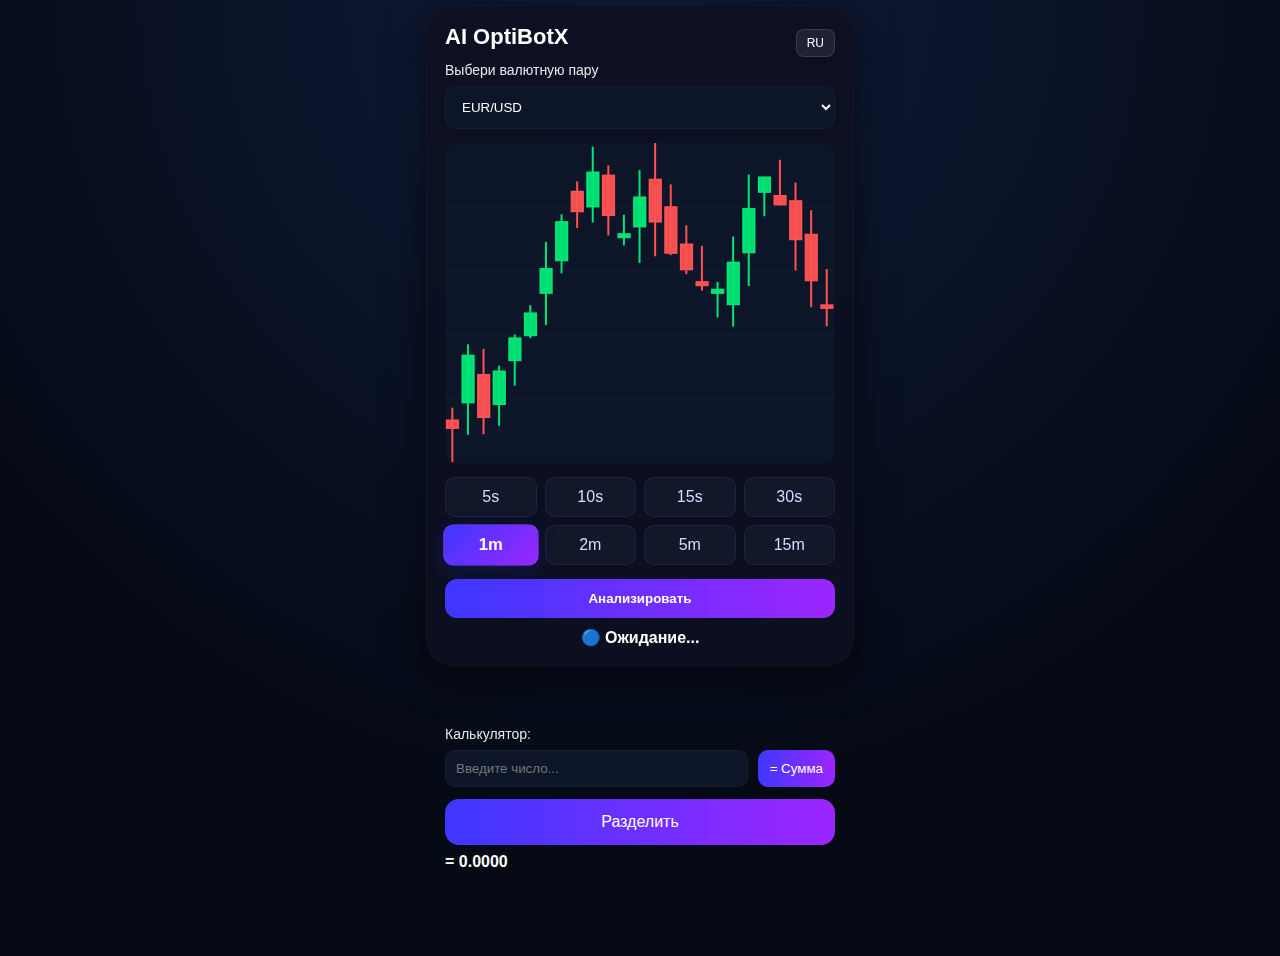
<file: index.html>
<!DOCTYPE html>
<html lang="ru">
<head>
  <meta charset="UTF-8" />
  <meta name="viewport" content="width=device-width, initial-scale=1.0" />
  <title>OptiBotX</title>
  <link rel="manifest" href="manifest.json">
  <link rel="stylesheet" href="style.css" />
</head>
<body>
<div id="app">
  <div class="card">
    <div class="top-bar">
      <h1>AI OptiBotX</h1>
      <button id="langSwitch">RU</button>
    </div>

    <label for="pairSelect">Выбери валютную пару</label>

    <select id="pairSelect">
      <option disabled>— Forex пары —</option>
      <option>EUR/USD</option>
      <option>GBP/USD</option>
      <option>USD/JPY</option>
      <option>USD/CHF</option>
      <option>USD/CAD</option>
      <option>AUD/USD</option>
      <option>NZD/USD</option>
      <option>EUR/JPY</option>
      <option>GBP/JPY</option>
      <option>AUD/JPY</option>
      <option>NZD/JPY</option>
      <option>CAD/JPY</option>
      <option>CHF/JPY</option>
      <option>EUR/CHF</option>
      <option>GBP/CHF</option>
      <option>AUD/CHF</option>
      <option>NZD/CHF</option>
      <option>EUR/AUD</option>
      <option>GBP/AUD</option>
      <option>AUD/CAD</option>
      <option>EUR/CAD</option>
      <option>GBP/CAD</option>
      <option>USD/SGD</option>
      <option>USD/HKD</option>
      <option>USD/ZAR</option>

      <option disabled>— OTC пары —</option>
      <option>EUR/USD OTC</option>
      <option>GBP/USD OTC</option>
      <option>USD/JPY OTC</option>
      <option>AUD/USD OTC</option>
      <option>USD/CAD OTC</option>
      <option>USD/CHF OTC</option>
      <option>NZD/USD OTC</option>
      <option>GBP/JPY OTC</option>
      <option>EUR/JPY OTC</option>
      <option>EUR/GBP OTC</option>
      <option>AUD/JPY OTC</option>
      <option>CHF/JPY OTC</option>
      <option>EUR/AUD OTC</option>
      <option>GBP/AUD OTC</option>
      <option>NZD/JPY OTC</option>
      <option>EUR/CHF OTC</option>
      <option>GBP/CHF OTC</option>
      <option>CAD/JPY OTC</option>
    </select>

    <div class="upload">
      <canvas id="simpleChart" width="700" height="320"></canvas>
    </div>

    <div class="time-grid" id="timeGrid">
      <div class="time-btn">5s</div>
      <div class="time-btn">10s</div>
      <div class="time-btn">15s</div>
      <div class="time-btn">30s</div>
      <div class="time-btn active">1m</div>
      <div class="time-btn">2m</div>
      <div class="time-btn">5m</div>
      <div class="time-btn">15m</div>
    </div>

    <button class="analyze-btn" id="analyzeBtn">Анализировать</button>
    <div class="status" id="statusBlock">🔵 Ожидание...</div>
  </div>

  <div id="calculator"></div>
</div>

<script src="app.js"></script>
</body>
</html>
</file>
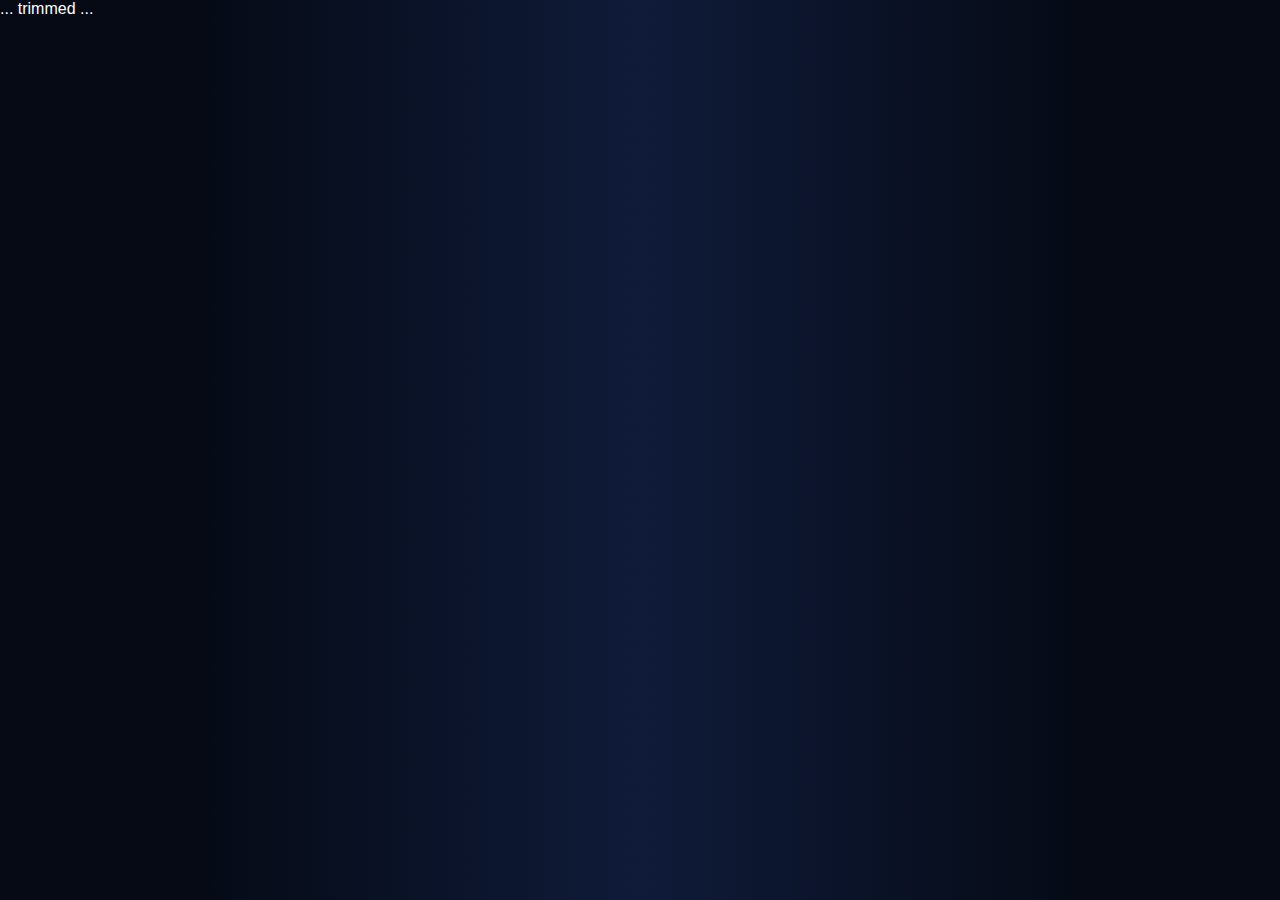
<file: index 5.html>
<!DOCTYPE html>
<html lang="ru">
<head>
  <meta charset="UTF-8" />
  <meta name="viewport" content="width=device-width, initial-scale=1.0" />
  <title>OptiBotX</title>
  <style>
    body { margin:0; font-family: Inter, sans-serif; background: radial-gradient(circle at 50% 0%, #0f1b39 0%, #050a15 70%); color:white; }
    #app { padding:5px; display:flex; flex-direction:column; align-items:center; }
    .card { width:390px; background:rgba(12,16,32,0.9); border-radius:28px; padding:18px; margin-top:0; backdrop-filter:blur(10px); box-shadow:0 10px 40px rgba(0,0,0,0.5); border:1px solid rgba(255,255,255,0.03); }
    h1{margin:0 0 12px 0; font-size:22px; text-align:center}
    label{display:block; margin-bottom:8px; opacity:0.9; font-size:14px; text-align:left}
    select{width:100%; padding:12px; background:#0d1529; border:1px solid rgba(255,255,255,0.04); border-radius:12px; color:white}
    .upload{margin-top:14px}
    canvas{display:block; width:100%; height:auto; border-radius:12px;}
    .time-grid{display:grid; grid-template-columns:repeat(4,1fr); gap:8px; margin-top:14px}
    .time-btn{padding:10px 6px; background:rgba(20,25,45,0.85); border-radius:10px; text-align:center; cursor:pointer; color:#d5dbff; border:1px solid rgba(120,130,255,0.12); transition:all .18s ease}
    .time-btn:hover{transform:translateY(-3px)}
    .time-btn.active{background:linear-gradient(135deg,#3e38ff,#9c26ff); color:white; font-weight:700; box-shadow:0 6px 18px rgba(62,56,255,0.18); transform:scale(1.04)}
    .analyze-btn{margin-top:14px;width:100%; padding:18px; border-radius:16px;border:none;background:linear-gradient(90deg,#3e38ff,#9c26ff); color:white; font-weight:800; font-size:20px;} 
    .status{margin-top:14px; text-align:center; font-weight:800; font-size:20px;}
    .buy-signal{color:#00e676; text-shadow:0 0 10px rgba(0,230,118,0.35)}
    .sell-signal{color:#ff5252; text-shadow:0 0 10px rgba(255,82,82,0.35)}
    .calc{margin-top:30px}
    .calc-row{display:flex; gap:10px}
    .calc input{flex:1;padding:10px;border-radius:10px;border:1px solid rgba(255,255,255,0.04);background:#0d1529;color:white}
    .calc button{padding:10px 12px;border-radius:10px;border:none;background:linear-gradient(90deg,#3e38ff,#9c26ff);color:white;cursor:pointer}
    .result{margin-top:8px;font-weight:700}
  </style>
</head>
<body>
  ... trimmed ...
</body>
</html>
</file>
<file: style.css>
body { margin:0; font-family: Inter, sans-serif; background: radial-gradient(circle at 50% 0%, #0f1b39 0%, #050a15 70%); color:white; }
#app { padding:5px; display:flex; flex-direction:column; align-items:center; }
.card { width:390px; background:rgba(12,16,32,0.9); border-radius:28px; padding:18px; margin-top:0; backdrop-filter:blur(10px); box-shadow:0 10px 40px rgba(0,0,0,0.5); border:1px solid rgba(255,255,255,0.03); }
h1{margin:0 0 12px 0; font-size:22px; text-align:center}
label{display:block; margin-bottom:8px; opacity:0.9; font-size:14px; text-align:left}
select{width:100%; padding:12px; background:#0d1529; border:1px solid rgba(255,255,255,0.04); border-radius:12px; color:white}
.upload{margin-top:14px}
canvas{display:block; width:100%; height:auto; border-radius:12px;}
.time-grid{display:grid; grid-template-columns:repeat(4,1fr); gap:8px; margin-top:14px}
.time-btn{padding:10px 6px; background:rgba(20,25,45,0.85); border-radius:10px; text-align:center; cursor:pointer; color:#d5dbff; border:1px solid rgba(120,130,255,0.12); transition:all .18s ease}
.time-btn:hover{transform:translateY(-3px)}
.time-btn.active{background:linear-gradient(135deg,#3e38ff,#9c26ff); color:white; font-weight:700; box-shadow:0 6px 18px rgba(62,56,255,0.18); transform:scale(1.04)}
.analyze-btn{margin-top:14px;width:100%; padding:12px;border-radius:12px;border:none;background:linear-gradient(90deg,#3e38ff,#9c26ff); color:white; font-weight:700}
.status{margin-top:10px; text-align:center; font-weight:700}
.buy-signal{color:#00e676; text-shadow:0 0 10px rgba(0,230,118,0.35)}
.sell-signal{color:#ff5252; text-shadow:0 0 10px rgba(255,82,82,0.35)}
/* calculator styles */
.calc{margin-top:30px}
.calc-row{display:flex; gap:10px}
.calc input{flex:1;padding:10px;border-radius:10px;border:1px solid rgba(255,255,255,0.04);background:#0d1529;color:white}
.calc button{padding:10px 12px;border-radius:10px;border:none;background:linear-gradient(90deg,#3e38ff,#9c26ff);color:white;cursor:pointer}
.result{margin-top:8px;font-weight:700}
/* top bar language button */
.top-bar { display:flex; justify-content:space-between; align-items:center; gap:10px; }
#langSwitch { background:rgba(255,255,255,0.08); border:1px solid rgba(255,255,255,0.12); color:white; padding:6px 10px; font-size:12px; border-radius:8px; cursor:pointer; }
@media (max-width:420px){
  .card{width:calc(100% - 20px); border-radius:16px; padding:14px}
}
</file>
